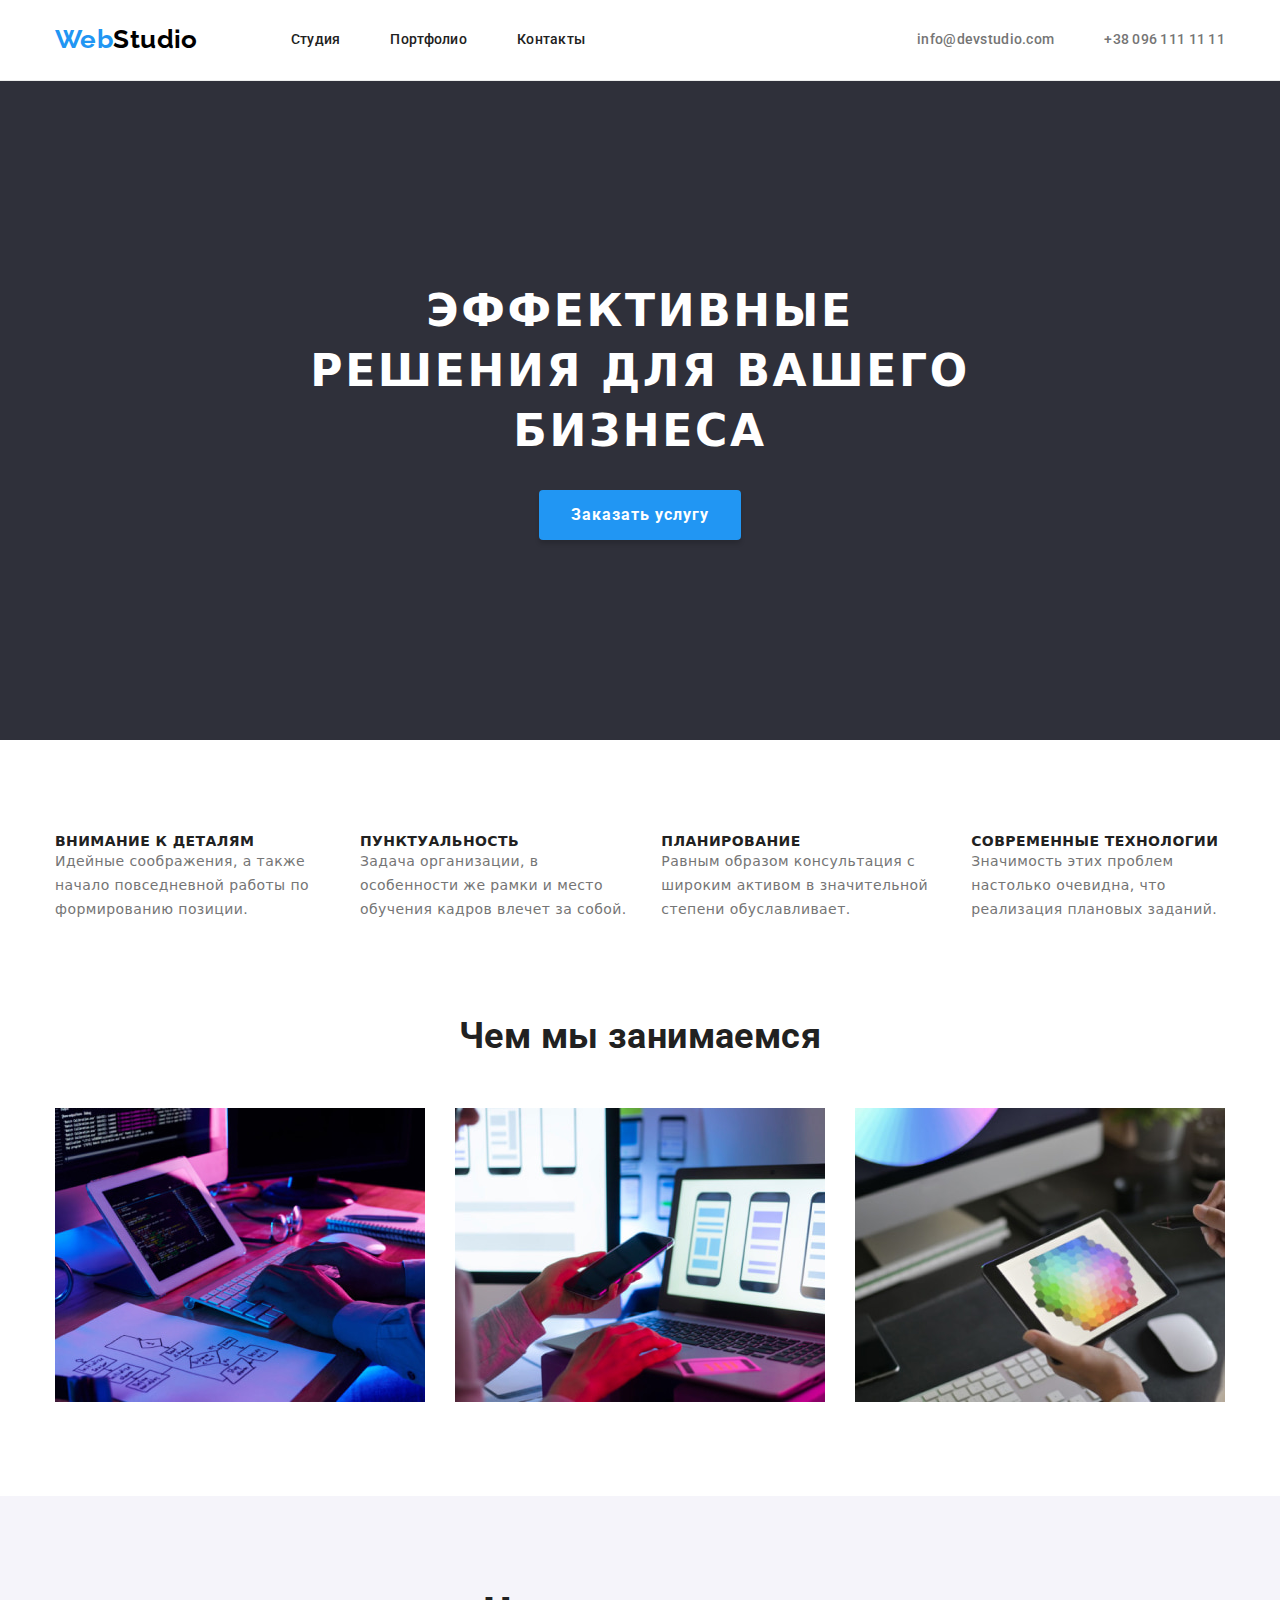
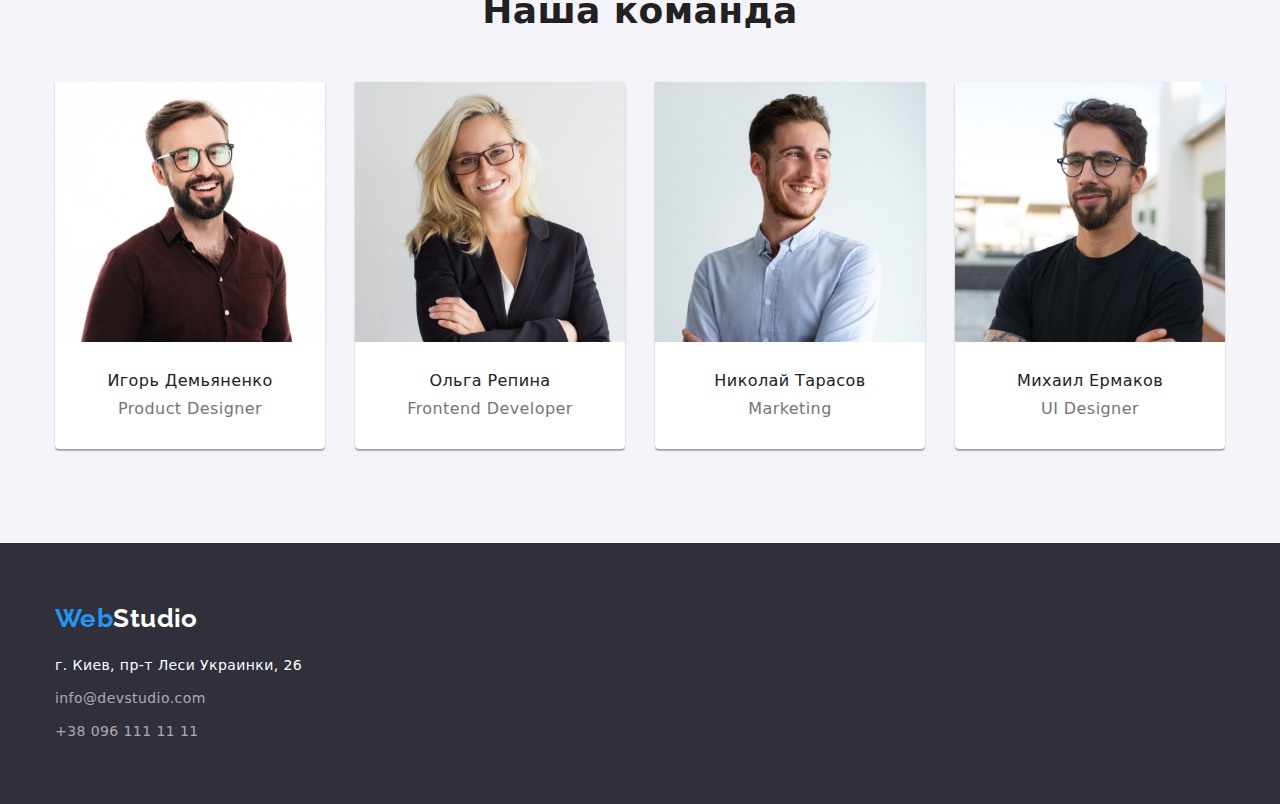
<file: index.html>
<!DOCTYPE html>
<html lang="ru">
<head>
    <meta charset="UTF-8">
    <meta http-equiv="X-UA-Compatible" content="IE=edge">
    <meta name="viewport" content="width=device-width, initial-scale=1.0">
    <title>WebStudio</title>
    <link rel="stylesheet" href="./css/style.css">
    <link rel="preconnect" href="https://fonts.googleapis.com">
    <link rel="preconnect" href="https://fonts.gstatic.com" crossorigin>
    <link href="https://fonts.googleapis.com/css2?family=Raleway:wght@700&family=Roboto:wght@400;500;700;900&display=swap"
        rel="stylesheet">
    <link rel="stylesheet" href="./css/modern-normalize.css">
</head>
<body>
    <header class="header">
        <div class="container header-container">
                <a class="logo link" href="./index.html"><span>Web</span>Studio</a>
                <nav class="header-nav">
                        <ul class="nav-list list">
                            <li class="nav-item">
                                <a class="nav-link link" href="./index.html">Студия</a>
                            </li>
                            <li class="nav-item">
                                <a class="nav-link link" href="./portfolio.html">Портфолио</a>
                            </li>
                            <li class="nav-item">
                                <a class="nav-link link" href="#">Контакты</a>
                            </li>
                        </ul>
                </nav>
                <div class="header-wrap">
                    <ul class="header-contact list">
                        <li class="contact-list">
                            <a class="header-mail link" href="mailto:info@devstudio.com">info@devstudio.com</a>
                        </li>
                        <li class="contact-list">
                            <a class="header-phone link" href="tel:+380961111111">+38 096 111 11 11</a>
                        </li>
                    </ul>
                </div>
        </div>
    </header>
    <main>
        <!--section "hero"-->
        <section class="hero">
            <div class="container">
                <h1 class="hero-title">Эффективные решения для вашего бизнеса</h1>
                <button class="hero-button" type="button">Заказать услугу</button>
            </div>
        </section>
        <!--section "Peculiarities"-->
        <section class="peculiarities section">
            <div class="container">
                    <h2 hidden>Особенности</h2>
                <ul class="peculiarities-list list">
                    <li class="peculiarities-card">
                        <h3 class="peculiarities-title">Внимание к деталям</h3>
                        <p class="peculiarities-text">Идейные соображения, а также начало повседневной работы по формированию позиции.</p>
                    </li>
                    <li class="peculiarities-card">
                        <h3 class="peculiarities-title">Пунктуальность</h3>
                        <p class="peculiarities-text">Задача организации, в особенности же рамки и место обучения кадров влечет за собой.</p>
                    </li>
                    <li class="peculiarities-card">
                        <h3 class="peculiarities-title">Планирование</h3>
                        <p class="peculiarities-text">Равным образом консультация с широким активом в значительной степени обуславливает.</p>
                    </li>
                    <li class="peculiarities-card">
                        <h3 class="peculiarities-title">Современные технологии</h3>
                        <p class="peculiarities-text">Значимость этих проблем настолько очевидна, что реализация плановых заданий.</p>
                    </li>
                </ul>
            </div>
        </section>
        <!--section "What are we doing"-->
        <section class="doing section">
            <div class="container">
                <h2 class="doing-title">Чем мы занимаемся</h2>
                <ul class="doing-list list">
                    <li class="doing-photo">
                        <img src="./images/What-are-we-doing/img1.jpg" alt="code" width="370" height="294">
                    </li>
                    <li class="doing-photo">
                        <img src="./images/What-are-we-doing/img2.jpg" alt="adaptive design" width="370" height="294">
                    </li>
                    <li class="doing-photo">
                        <img src="./images/What-are-we-doing/img3.jpg" alt="coloring" width="370" height="294">
                    </li>
                </ul>
            </div>
        </section>
        <!--section "our team"-->
        <section class="team section">
            <div class="container">
                <h2 class="team-title">Наша команда</h2>
                <ul class="team-list list">
                    <li class="team-card">
                        <img src="./images/Our-team/img-3.jpg" alt="Product Designer" width="270" height="260">
                        <h3 class="team-subtitle">Игорь Демьяненко</h3>
                        <p class="team-text">Product Designer</p>
                    </li>
                    <li class="team-card">
                        <img src="./images/Our-team/img-2.jpg" alt="Frontend Developer" width="270" height="260">
                        <h3 class="team-subtitle">Ольга Репина</h3>
                        <p class="team-text">Frontend Developer</p>
                    </li>
                    <li class="team-card">
                        <img src="./images/Our-team/img-1.jpg" alt="Marketing" width="270" height="260">
                        <h3 class="team-subtitle">Николай Тарасов</h3>
                        <p class="team-text">Marketing</p>
                    </li>
                    <li class="team-card">
                        <img src="./images/Our-team/img.jpg" alt="UI Designer" width="270" height="260">
                        <h3 class="team-subtitle">Михаил Ермаков</h3>
                        <p class="team-text">UI Designer</p>
                    </li>
                </ul>
            </div>
        </section>
    </main>
    <footer class="footer">
        <div class="container">
            <a class="logo link" href="./index.html"><span>Web</span>Studio</a>
            <address class="footer-contact">
                <ul class="footer-list list">
                    <li class="footer-address">
                        <p class="footer-text">г. Киев, пр-т Леси Украинки, 26</p>
                    </li>
                    <li class="footer-mail">
                        <a class="footer-link link" href="mailto:info@devstudio.com">info@devstudio.com</a>
                    </li>
                    <li class="footer-tel">
                        <a class="footer-link link" href="tel:+380961111111">+38 096 111 11 11</a>
                    </li>
                </ul>
            </address>
        </div>
    </footer>
</body>
</html>
</file>
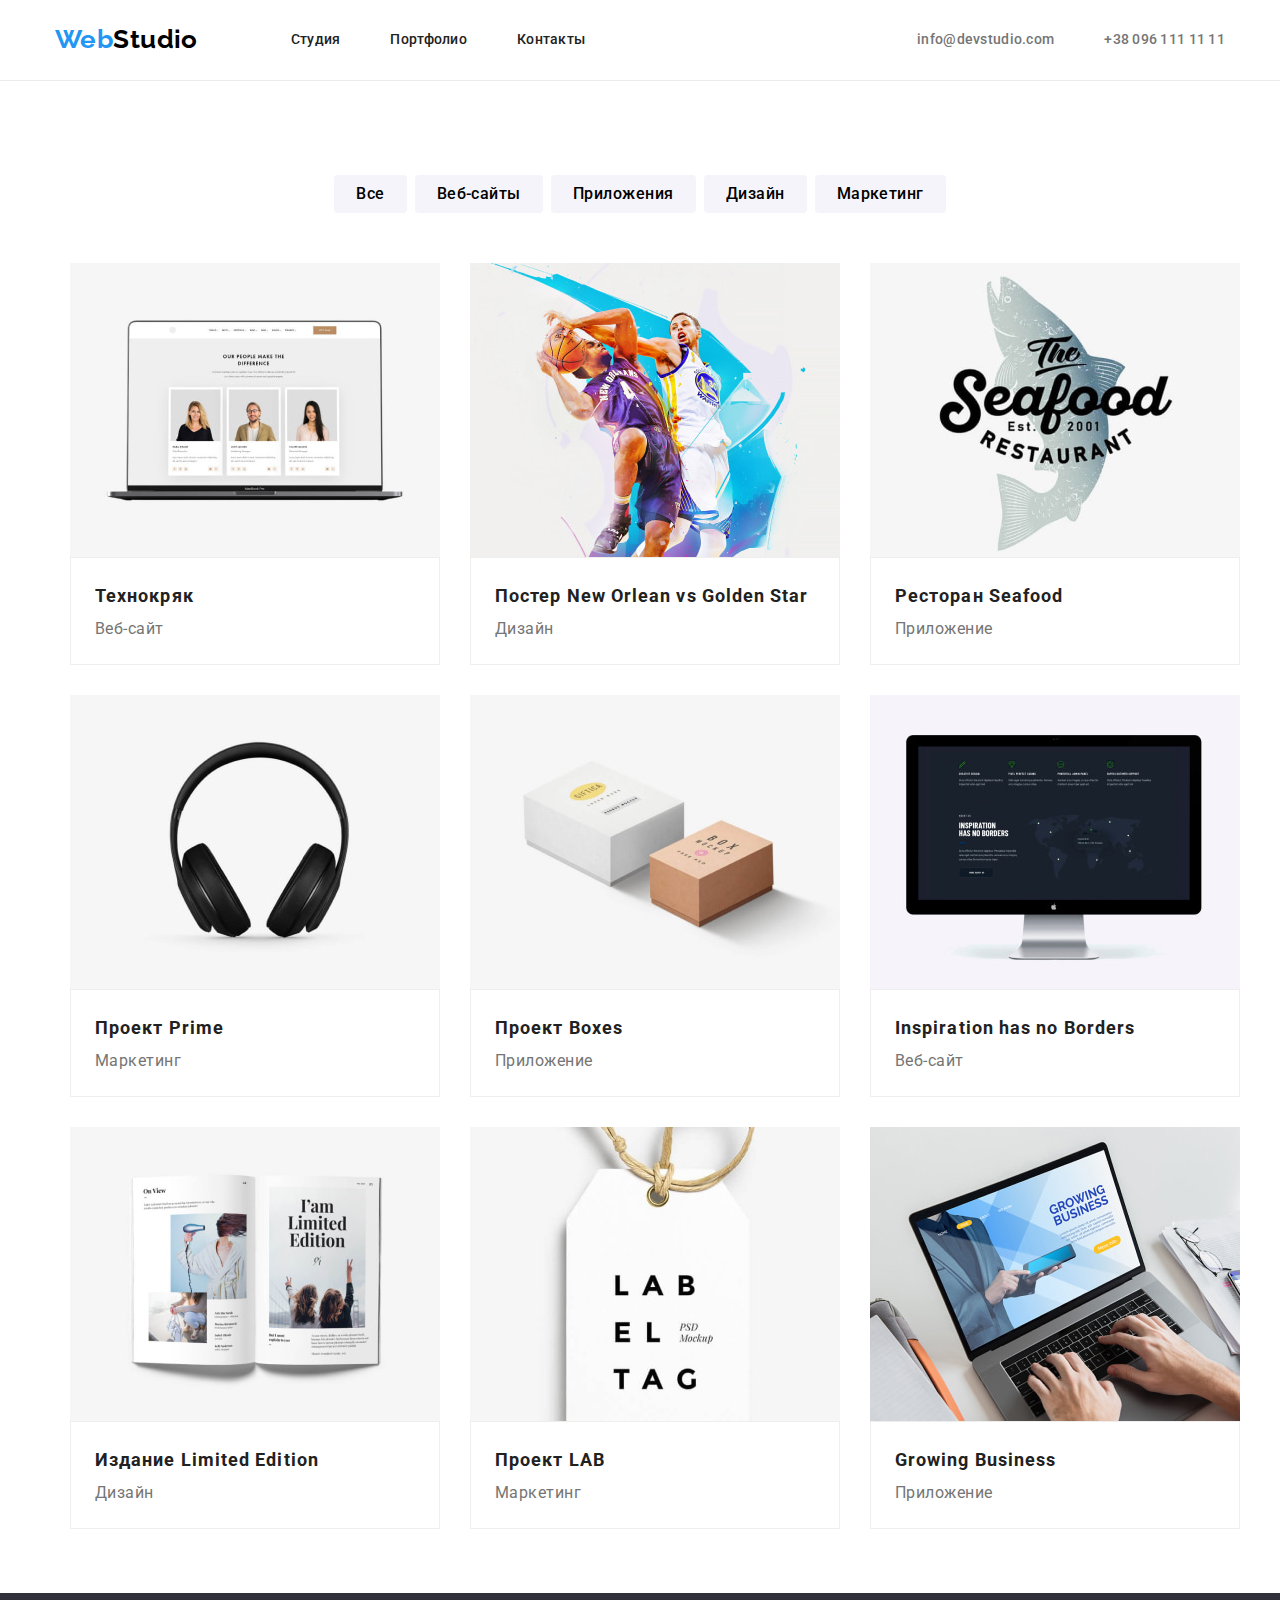
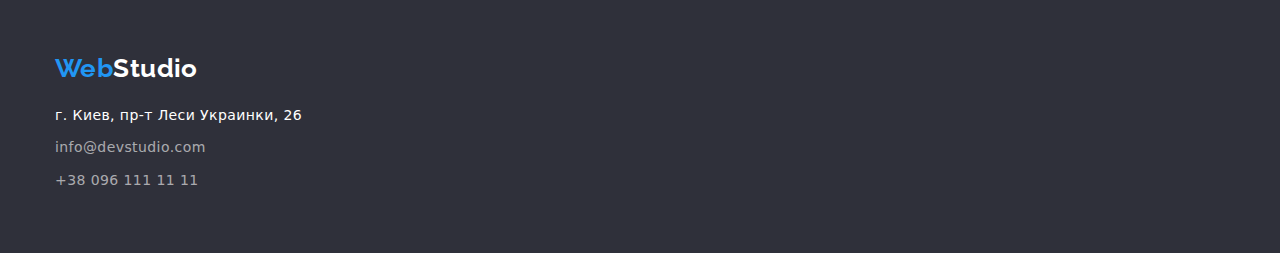
<file: portfolio.html>
<!DOCTYPE html>
<html lang="ru">
<head>
    <meta charset="UTF-8">
    <meta http-equiv="X-UA-Compatible" content="IE=edge">
    <meta name="viewport" content="width=device-width, initial-scale=1.0">
    <title>WebStudio</title>
    <link rel="stylesheet" href="./css/style.css">
    <link rel="preconnect" href="https://fonts.googleapis.com">
    <link rel="preconnect" href="https://fonts.gstatic.com" crossorigin>
    <link href="https://fonts.googleapis.com/css2?family=Raleway:wght@700&family=Roboto:wght@400;500;700;900&display=swap"
        rel="stylesheet">
    <link rel="stylesheet" href="./css/modern-normalize.css">
</head>
<body>
    <header class="header">
        <div class="container header-container">
            <a class="logo link" href="./index.html"><span>Web</span>Studio</a>
            <nav class="header-nav">
                <ul class="nav-list list">
                    <li class="nav-item">
                        <a class="nav-link link" href="./index.html">Студия</a>
                    </li>
                    <li class="nav-item">
                        <a class="nav-link link" href="./portfolio.html">Портфолио</a>
                    </li>
                    <li class="nav-item">
                        <a class="nav-link link" href="#">Контакты</a>
                    </li>
                </ul>
            </nav>
            <div class="header-wrap">
                <ul class="header-contact list">
                    <li class="contact-list">
                        <a class="header-mail link" href="mailto:info@devstudio.com">info@devstudio.com</a>
                    </li>
                    <li class="contact-list">
                        <a class="header-phone link" href="tel:+380961111111">+38 096 111 11 11</a>
                    </li>
                </ul>
            </div>
        </div>
    </header>
    <main>
        <!-- portfolio -->
        <section class="portfolio section">
            <div class="container">
                <h1 hidden>Страница портфолио</h1>
                <ul class="botton-list list">
                    <li class="portfolio-button">
                        <button class="button-text" type="button">Все</button>
                    </li>
                    <li class="portfolio-button">
                        <button class="button-text" type="button">Веб-сайты</button>
                    </li>
                    <li class="portfolio-button">
                        <button class="button-text" type="button">Приложения</button>
                    </li>
                    <li class="portfolio-button">
                        <button class="button-text" type="button">Дизайн</button>
                    </li>
                    <li class="portfolio-button">
                        <button class="button-text" type="button">Маркетинг</button>
                    </li>
                </ul>
                <ul class="portfolio-cards list">
                    <li class="portfolio-card">
                        <a href="#" class="card-link link">
                            <img src="./images/Portfolio/img1.jpg" alt="Технокряк" width="370" height="294">
                            <div class="card-wrap">
                                <h2 class="card-title">Технокряк</h2>
                                <p class="card-text">Веб-сайт</p>
                            </div>
                        </a>  
                    </li>
                    <li class="portfolio-card">
                        <a href="#" class="card-link link">
                            <img src="./images/Portfolio/img2.jpg" alt="Постер New Orlean vs Golden Star" width="370" height="294">
                            <div class="card-wrap">
                                <h2 class="card-title">Постер New Orlean vs Golden Star</h2>
                                <p class="card-text">Дизайн</p>
                            </div>
                        </a>
                    </li>
                    <li class="portfolio-card">
                        <a href="#" class="card-link link">
                            <img src="./images/Portfolio/img3.jpg" alt="Ресторан Seafood" width="370" height="294">
                            <div class="card-wrap">
                                <h2 class="card-title">Ресторан Seafood</h2>
                                <p class="card-text">Приложение</p>
                            </div>
                        </a>
                    </li>
                    <li class="portfolio-card">
                        <a href="#" class="card-link link">
                            <img src="./images/Portfolio/img4.jpg" alt="Проект Prime" width="370" height="294">
                            <div class="card-wrap">
                                <h2 class="card-title">Проект Prime</h2>
                                <p class="card-text">Маркетинг</p>
                            </div>
                        </a>
                    </li>
                    <li class="portfolio-card">
                        <a href="#" class="card-link link">
                            <img src="./images/Portfolio/img5.jpg" alt="Проект Boxes" width="370" height="294">
                            <div class="card-wrap">
                                <h2 class="card-title">Проект Boxes</h2>
                                <p class="card-text">Приложение</p>
                            </div>
                        </a>
                    </li>
                    <li class="portfolio-card">
                        <a href="#" class="card-link link">
                            <img src="./images/Portfolio/img6.jpg" alt="Inspiration has no Borders" width="370" height="294">
                            <div class="card-wrap">
                                <h2 class="card-title">Inspiration has no Borders</h2>
                                <p class="card-text">Веб-сайт</p>
                            </div>
                        </a>
                    </li>
                    <li class="portfolio-card">
                        <a href="#" class="card-link link">
                            <img src="./images/Portfolio/img7.jpg" alt="Издание Limited Edition" width="370" height="294">
                            <div class="card-wrap">
                                <h2 class="card-title">Издание Limited Edition</h2>
                                <p class="card-text">Дизайн</p>
                            </div>
                        </a>
                    </li>
                    <li class="portfolio-card">
                        <a href="#" class="card-link link">
                            <img src="./images/Portfolio/img8.jpg" alt="Проект LAB">
                            <div class="card-wrap">
                                <h2 class="card-title">Проект LAB</h2>
                                <p class="card-text">Маркетинг</p>
                            </div>
                        </a>
                    </li>
                    <li class="portfolio-card">
                        <a href="#" class="card-link link">
                            <img src="./images/Portfolio/img9.jpg" alt="Growing Business">
                            <div class="card-wrap">
                                <h2 class="card-title">Growing Business</h2>
                                <p class="card-text">Приложение</p>
                            </div>
                        </a>
                    </li>
                </ul>
            </div>
        </section> 
    </main>
    <footer class="footer">
        <div class="container">
            <a class="logo link" href="./index.html"><span>Web</span>Studio</a>
            <address class="footer-contact">
                <ul class="footer-list list">
                    <li class="footer-address">
                        <p class="footer-text">г. Киев, пр-т Леси Украинки, 26</p>
                    </li>
                    <li class="footer-mail">
                        <a class="footer-link link" href="mailto:info@devstudio.com">info@devstudio.com</a>
                    </li>
                    <li class="footer-tel">
                        <a class="footer-link link" href="tel:+380961111111">+38 096 111 11 11</a>
                    </li>
                </ul>
            </address>
        </div>
    </footer>
</body>
</html>
</file>
<file: css/style.css>
:root {
  /* font */
  --main-font: "Roboto", sans-serif;
  --secondary-font: "Raleway", sans-serif;
  /* color */
  --logo-main: #000000;
  --logo-secondary: #2196f3;
  --main-color: #ffffff;
  --text-main: #212121;
  --text-secondary: #757575;
  --button-main: #2196f3;
  --button-secondary: #188ce8;
  --background-main: #2f303a;
  --background-secondary: #f5f4fa;
}

body {
  font-family: var(--main-font);
  font-size: 14px;
  color: var(--text-main);
  letter-spacing: 0.03em;
  background-color: var(--main-color);
}

h1,
h2,
h3,
h4,
h5,
h6,
p {
  margin: 0;
}

ul {
  list-style: none;
  padding-left: 0;
  margin: 0;
}

img {
  display: block;
  min-width: 100%;
  height: auto;
}

.link {
  text-decoration: none;
}

.section {
  padding-top: 94px;
  padding-bottom: 94px;
}

.container {
  width: 1200px;
  padding-left: 15px;
  padding-right: 15px;
  margin-left: auto;
  margin-right: auto;
}
/* -СТУДИЯ- */
/* HEADER */

.logo {
  font-family: var(--secondary-font);
  font-weight: 700;
  font-size: 26px;
  line-height: 1.19;
  color: var(--logo-main);
}

.logo span {
  color: var(--logo-secondary);
}

.nav-link,
.header-mail,
.header-phone {
  font-family: var(--main-font);
  font-weight: 500;
  line-height: 1.14;
  letter-spacing: 0.02em;
  color: var(--text-main);
}

.nav-link:hover,
.header-mail:hover,
.header-phone:hover {
  color: var(--button-main);
}

.header-mail,
.header-phone {
  color: var(--text-secondary);
}

.header-container {
  display: flex;
  align-items: center;
}

.header-wrap {
  display: flex;
  align-items: center;
  margin-left: auto;
}

.nav-list,
.header-contact {
  display: flex;
  align-items: center;
  padding: 0;
}

.logo {
  margin-right: 93px;
}

.nav-item,
.contact-list {
  margin-right: 50px;
}

.nav-item:last-child,
.contact-list:last-child {
  margin: 0;
}

.header {
  padding-top: 24px;
  padding-bottom: 25px;
  border-bottom: 1px solid #ececec;
}

/* MAIN */ /* section "hero" */

.hero {
  background-color: var(--background-main);
  padding-top: 200px;
  padding-bottom: 200px;
  text-align: center;
  color: var(--main-color);
}

.hero-title {
  font-size: 44px;
  line-height: 1.36;
  text-align: center;
  letter-spacing: 0.06em;
  text-transform: uppercase;
  width: 696px;
  margin: 0 auto;
  margin-bottom: 30px;
}

.hero-button {
  border: none;
  outline: none;
  font-family: var(--main-font);
  font-weight: 700;
  font-size: 16px;
  line-height: 1.87;
  letter-spacing: 0.06em;
  background-color: var(--logo-secondary);
  color: var(--main-color);
  box-shadow: 0px 4px 4px rgba(0, 0, 0, 0.15);
  border-radius: 4px;
  cursor: pointer;
  padding: 10px 32px;
}

.hero-button:hover {
  background: var(--button-secondary);
}

/* MAIN */ /* section "Peculiarities" */

.peculiarities-title {
  font-weight: 700;
  font-size: 14px;
  line-height: 1.14;
  text-transform: uppercase;
}

.peculiarities-text {
  font-weight: 400;
  font-size: 14px;
  line-height: 1.71;
  color: var(--text-secondary);
}

.peculiarities-list {
  display: flex;
  align-items: center;
  justify-content: space-between;
}

.peculiarities-card {
  margin-right: 30px;
}

.peculiarities-card:last-child {
  margin: 0;
}

/* MAIN */ /* section "What are we doing" */

.doing {
  padding-top: 0;
}

.doing-title {
  font-family: var(--main-font);
  font-weight: 700;
  font-size: 36px;
  line-height: 1.16;
  text-align: center;
  margin-bottom: 50px;
}

.doing-list {
  display: flex;
  justify-content: space-between;
  padding: 0;
}

.doing-photo {
  margin-right: 30px;
}

.doing-photo:last-child {
  margin: 0;
}

/* MAIN */ /* section "our team" */

.team {
  background-color: var(--background-secondary);
}

.team-title {
  font-weight: 700;
  font-size: 36px;
  line-height: 1.16;
  text-align: center;
  margin-bottom: 50px;
}

.team-subtitle {
  font-weight: 500;
  font-size: 16px;
  line-height: 1.18;
  text-align: center;
  margin-top: 30px;
  margin-bottom: 10px;
}

.team-text {
  font-weight: 400;
  font-size: 16px;
  line-height: 1.18;
  text-align: center;
  color: var(--text-secondary);
  margin-bottom: 30px;
}

.team-card {
  background: var(--main-color);
  box-shadow: 0px 1px 3px rgba(0, 0, 0, 0.12), 0px 1px 1px rgba(0, 0, 0, 0.14),
    0px 2px 1px rgba(0, 0, 0, 0.2);
  border-radius: 0px 0px 4px 4px;
  margin-right: 30px;
}

.team-card:last-child {
  margin: 0;
}

.team-list {
  display: flex;
  justify-content: space-between;
  width: 270px;
  padding: 0;
}

/* FOOTER */

.footer {
  background-color: var(--background-main);
  padding-top: 60px;
  padding-bottom: 60px;
}

.footer .logo {
  margin: 0;
  color: var(--main-color);
  margin-bottom: 20px;
}

.footer-contact {
  font-style: normal;
  font-weight: 400;
  line-height: 1.71;
}

.footer-text {
  font-weight: 400;
  font-size: 14px;
  line-height: 1.71;
  color: var(--main-color);
  margin-top: 20px;
}

.footer-link {
  font-weight: 400;
  font-size: 14px;
  line-height: 1.71;
  color: rgba(255, 255, 255, 0.6);
}

.footer-link:hover {
  color: var(--button-main);
}

.footer .section {
  padding: 60px 15px;
}

.footer-list {
  padding-left: 0;
}

.footer-mail {
  margin-bottom: 9px;
  margin-top: 9px;
}

/* -СТУДИЯ- */
/* portfolio */

.button-text {
  border: none;
  outline: none;
  font-family: var(--main-font);
  font-weight: 500;
  font-size: 16px;
  line-height: 1.62;
  text-align: center;
  cursor: pointer;
  letter-spacing: 0.03em;
  background: var(--background-secondary);
  border-radius: 4px;
  padding: 6px 22px;
}

.button-text:hover {
  background: var(--button-main);
  box-shadow: 0px 3px 1px rgba(0, 0, 0, 0.1), 0px 1px 2px rgba(0, 0, 0, 0.08),
    0px 2px 2px rgba(0, 0, 0, 0.12);
  border-radius: 4px;
  color: var(--main-color);
}

.card-title {
  font-family: var(--main-font);
  font-weight: 700;
  font-size: 18px;
  line-height: 2;
  letter-spacing: 0.06em;
  color: var(--text-main);
}

.card-wrap {
  padding: 20px 24px;
  background: #ffffff;
  border: 1px solid #eeeeee;
  box-sizing: border-box;
}

.card-text {
  font-family: var(--main-font);
  font-weight: 400;
  font-size: 16px;
  line-height: 1.87;
  color: var(--text-secondary);
  letter-spacing: 0.03em;
}

.botton-list {
  display: flex;
  text-align: center;
  justify-content: center;
  margin-top: 0;
  margin-bottom: 50px;
  padding: 0;
}

.portfolio-button {
  margin-right: 8px;
}

.portfolio-button:last-child {
  margin: 0;
}

.portfolio-cards {
  padding: 0;
  margin: 0;
  display: flex;
  flex-wrap: wrap;
  justify-content: center;
  margin-right: -30px;
  margin-bottom: -30px;
}

.portfolio-card {
  margin-right: 30px;
  margin-bottom: 30px;
  background: #ffffff;
  box-sizing: border-box;
}

.portfolio-card:nth-child(3n) {
  margin-right: 0;
}

.portfolio-card:nth-child(n + 7) {
  margin-bottom: 0;
}
</file>
